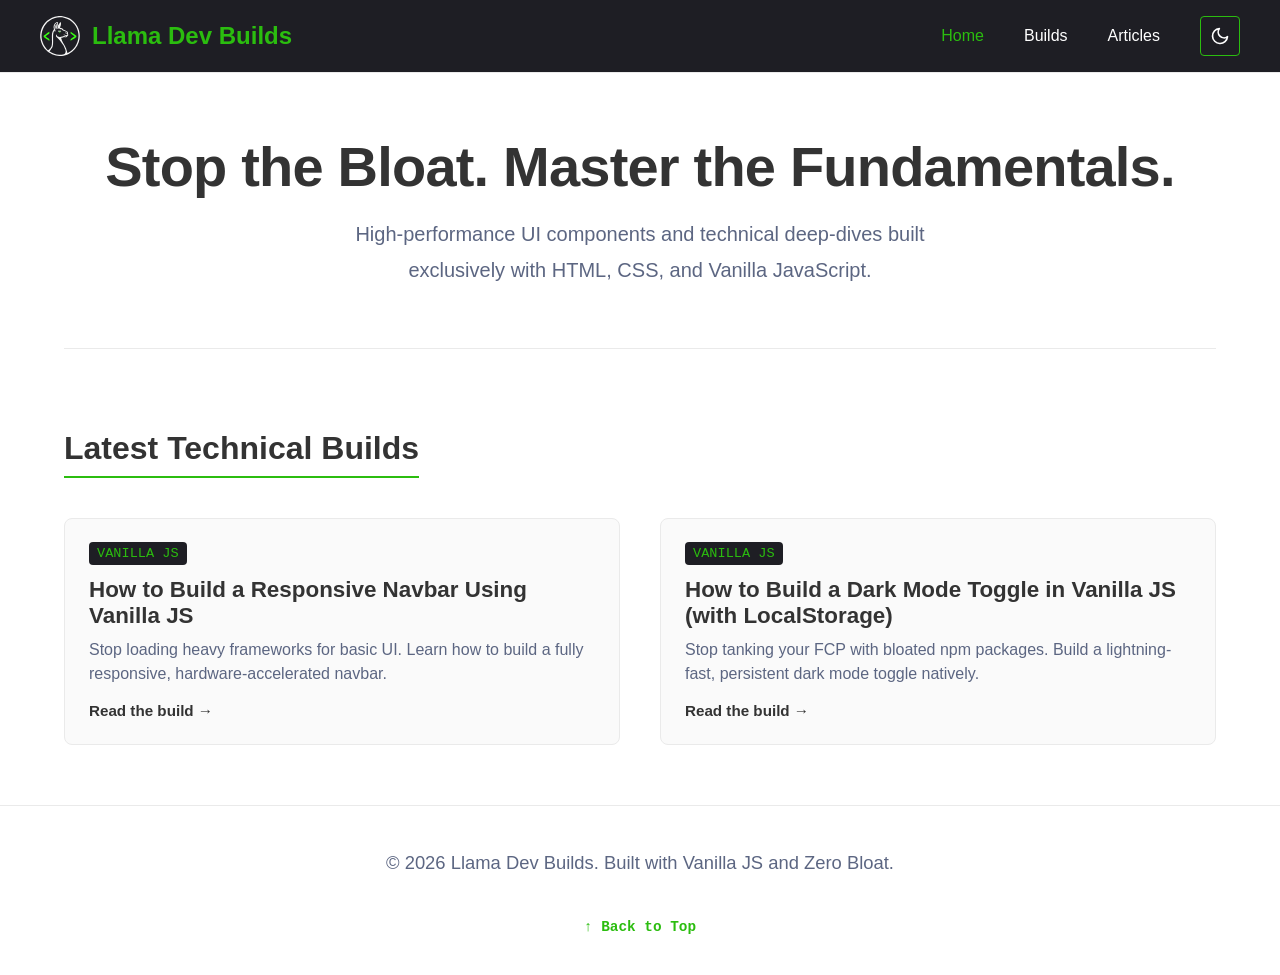
<file: index.html>
<!doctype html>
<html lang="en">
  <head>
    <meta charset="UTF-8" />
    <meta name="viewport" content="width=device-width, initial-scale=1.0" />

    <!-- 1. Primary SEO -->
    <title>High-Performance Vanilla JS & CSS | Llama Dev Builds</title>
    <meta
      name="description"
      content="High-performance UI components and technical web development deep-dives built exclusively with HTML, CSS, and Vanilla JavaScript."
    />

    <!-- 2. Preload Critical Assets -->
    <link rel="preload" href="/css/style.css" as="style" />
    <link rel="stylesheet" href="/css/style.css" />
    <link rel="icon" type="image/png" href="/favicon.png" />

    <!-- 3. Open Graph Matrix for the Hub -->
    <meta
      property="og:title"
      content="Llama Dev Builds | Zero-Bloat Web Development"
    />
    <meta
      property="og:description"
      content="High-performance UI components and technical web development deep-dives."
    />
    <!-- Update this image URL to a general brand image when ready -->
    <meta
      property="og:image"
      content="https://llamadevbuilds.com/assets/llama-og-image.jpg"
    />
    <meta property="og:url" content="https://llamadevbuilds.com/" />
    <meta property="og:type" content="website" />

    <!-- 4. FOUC Prevention Script (Must execute before DOM paints) -->
    <script>
      const prefersDark = window.matchMedia(
        "(prefers-color-scheme: dark)",
      ).matches;
      const currentTheme = localStorage.getItem("theme");
      if (currentTheme === "dark" || (!currentTheme && prefersDark)) {
        document.documentElement.classList.add("dark-mode");
      }
    </script>

    <!-- 5. GA4 Tag -->
    <script
      async
      src="https://www.googletagmanager.com/gtag/js?id=G-XXXXXXXXXX"
    ></script>
    <script>
      window.dataLayer = window.dataLayer || [];
      function gtag() {
        dataLayer.push(arguments);
      }
      gtag("js", new Date());
      gtag("config", "G-DW56FEVZRB");
    </script>

    <!-- 6. JSON-LD Hub Schema -->
    <script type="application/ld+json">
      {
        "@context": "https://schema.org",
        "@graph": [
          {
            "@type": "Organization",
            "@id": "https://llamadevbuilds.com/#organization",
            "name": "Llama Dev Builds",
            "url": "https://llamadevbuilds.com",
            "logo": {
              "@type": "ImageObject",
              "url": "https://llamadevbuilds.com/assets/llama-logo.png"
            }
          },
          {
            "@type": "WebSite",
            "@id": "https://llamadevbuilds.com/#website",
            "url": "https://llamadevbuilds.com",
            "name": "Llama Dev Builds",
            "publisher": { "@id": "https://llamadevbuilds.com/#organization" }
          }
        ]
      }
    </script>
  </head>

  <body id="top">
    <!-- STICKY NAVBAR -->
    <header class="llama-header navbar">
      <nav class="llama-nav">
        <a href="/" class="logo">
          <img
            src="/assets/llama-logo.svg"
            alt="Llama Dev Builds Logo"
            width="40"
            height="40"
          />
          <span>Llama Dev Builds</span>
        </a>

        <!-- Group the links and toggle button together -->
        <div class="nav-actions">
          <ul class="nav-links">
            <li>
              <a href="/index.html" style="color: var(--accent-green)">Home</a>
            </li>
            <li><a href="/builds.html">Builds</a></li>
            <li><a href="/articles.html">Articles</a></li>
          </ul>

          <button
            id="theme-toggle"
            aria-label="Toggle Dark Mode"
            class="theme-btn"
          >
            <!-- SUN ICON (Hidden in Dark Mode) -->
            <svg
              class="sun-icon"
              xmlns="http://www.w3.org/2000/svg"
              width="20"
              height="20"
              viewBox="0 0 24 24"
              fill="none"
              stroke="currentColor"
              stroke-width="2"
              stroke-linecap="round"
              stroke-linejoin="round"
            >
              <circle cx="12" cy="12" r="5"></circle>
              <line x1="12" y1="1" x2="12" y2="3"></line>
              <line x1="12" y1="21" x2="12" y2="23"></line>
              <line x1="4.22" y1="4.22" x2="5.64" y2="5.64"></line>
              <line x1="18.36" y1="18.36" x2="19.78" y2="19.78"></line>
              <line x1="1" y1="12" x2="3" y2="12"></line>
              <line x1="21" y1="12" x2="23" y2="12"></line>
              <line x1="4.22" y1="19.78" x2="5.64" y2="18.36"></line>
              <line x1="18.36" y1="5.64" x2="19.78" y2="4.22"></line>
            </svg>

            <!-- MOON ICON (Hidden in Light Mode) -->
            <svg
              class="moon-icon"
              xmlns="http://www.w3.org/2000/svg"
              width="20"
              height="20"
              viewBox="0 0 24 24"
              fill="none"
              stroke="currentColor"
              stroke-width="2"
              stroke-linecap="round"
              stroke-linejoin="round"
            >
              <path d="M21 12.79A9 9 0 1 1 11.21 3 7 7 0 0 0 21 12.79z"></path>
            </svg>
          </button>
        </div>

        <button class="hamburger" aria-label="Toggle navigation">
          <span class="line"></span>
          <span class="line"></span>
          <span class="line"></span>
        </button>
      </nav>
    </header>

    <main class="hub-container">
      <!-- HERO SECTION -->
      <section class="hero">
        <h1>Stop the Bloat. Master the Fundamentals.</h1>
        <p>
          High-performance UI components and technical deep-dives built
          exclusively with HTML, CSS, and Vanilla JavaScript.
        </p>
      </section>

      <!-- RECENT ARTICLES GRID -->
      <section class="article-feed">
        <h2>Latest Technical Builds</h2>

        <div class="grid-layout">
          <!-- Article Card 1 -->
          <a href="/responsive-navbar-vanilla-js.html" class="article-card">
            <div class="card-content">
              <span class="category-tag">Vanilla JS</span>
              <h3>How to Build a Responsive Navbar Using Vanilla JS</h3>
              <p>
                Stop loading heavy frameworks for basic UI. Learn how to build a
                fully responsive, hardware-accelerated navbar.
              </p>
              <span class="read-more">Read the build &rarr;</span>
            </div>
          </a>

          <!-- Article Card 2 -->
          <a
            href="/vanilla-js-dark-mode-toggle-localstorage.html"
            class="article-card"
          >
            <div class="card-content">
              <span class="category-tag">Vanilla JS</span>
              <h3>
                How to Build a Dark Mode Toggle in Vanilla JS (with
                LocalStorage)
              </h3>
              <p>
                Stop tanking your FCP with bloated npm packages. Build a
                lightning-fast, persistent dark mode toggle natively.
              </p>
              <span class="read-more">Read the build &rarr;</span>
            </div>
          </a>
        </div>
      </section>
    </main>

    <!-- FOOTER -->
    <footer>
      <div class="footer-content">
        <p>
          &copy; 2026 Llama Dev Builds. Built with Vanilla JS and Zero Bloat.
        </p>
        <a href="#top" class="scroll-to-top" aria-label="Scroll back to top"
          >&uarr; Back to Top</a
        >
      </div>
    </footer>

    <!-- DARK MODE & UI LOGIC -->
    <script>
      // Theme Toggle Logic
      const themeToggleBtn = document.querySelector("#theme-toggle");
      themeToggleBtn.addEventListener("click", () => {
        document.documentElement.classList.toggle("dark-mode");
        const theme = document.documentElement.classList.contains("dark-mode")
          ? "dark"
          : "light";
        localStorage.setItem("theme", theme);
      });

      // Mobile Hamburger Logic (Placeholder for your existing logic)
      const hamburger = document.querySelector(".hamburger");
      const navLinks = document.querySelector(".nav-links");
      if (hamburger) {
        hamburger.addEventListener("click", () => {
          navLinks.classList.toggle("active");
        });
      }
    </script>
  </body>
</html>
</file>
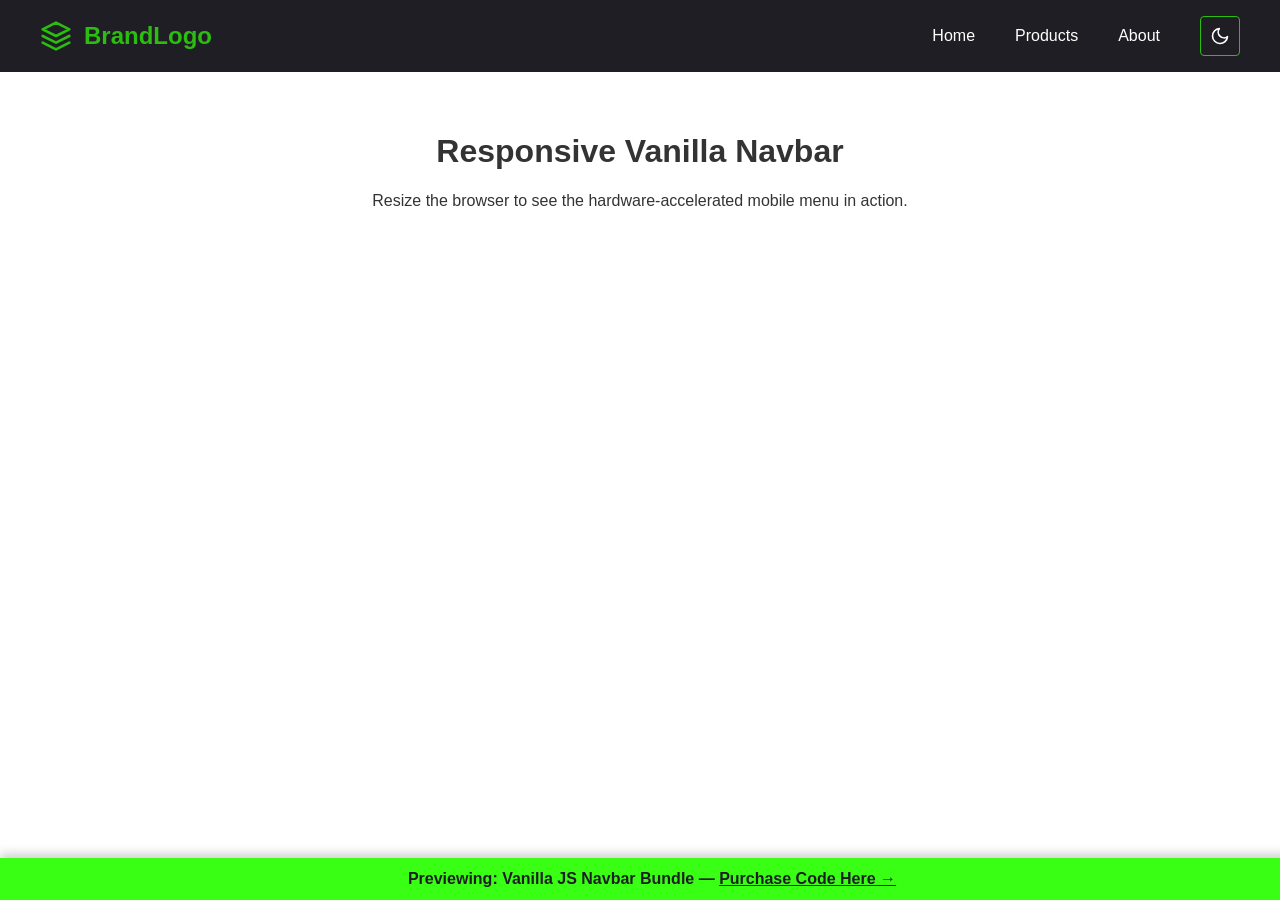
<file: previews/vanilla-navbar/index.html>
<!doctype html>
<html lang="en">
  <head>
    <meta charset="UTF-8" />
    <meta name="viewport" content="width=device-width, initial-scale=1.0" />
    <title>Vanilla JS Responsive Navbar | Llama Dev Builds</title>
    <link rel="stylesheet" href="css/style.css" />
  </head>
  <body>
    <!-- ==========================================
       START NAVBAR COMPONENT
       Copy this <header> into your project
       ========================================== -->
    <header class="llama-header navbar">
      <nav class="llama-nav">
        <a href="#" class="logo">
          <svg
            xmlns="http://www.w3.org/2000/svg"
            width="32"
            height="32"
            viewBox="0 0 24 24"
            fill="none"
            stroke="currentColor"
            stroke-width="2"
            stroke-linecap="round"
            stroke-linejoin="round"
          >
            <path d="M12 2L2 7l10 5 10-5-10-5zM2 17l10 5 10-5M2 12l10 5 10-5" />
          </svg>
          <span>BrandLogo</span>
        </a>

        <div class="nav-actions">
          <ul class="nav-links">
            <li><a href="#">Home</a></li>
            <li><a href="#">Products</a></li>
            <li><a href="#">About</a></li>
          </ul>

          <!-- Dark Mode Toggle (Using Inline SVGs for Zero HTTP Requests) -->
          <button
            id="theme-toggle"
            aria-label="Toggle Dark Mode"
            class="theme-btn"
          >
            <svg
              class="sun-icon"
              xmlns="http://www.w3.org/2000/svg"
              width="20"
              height="20"
              viewBox="0 0 24 24"
              fill="none"
              stroke="currentColor"
              stroke-width="2"
              stroke-linecap="round"
              stroke-linejoin="round"
            >
              <circle cx="12" cy="12" r="5"></circle>
              <line x1="12" y1="1" x2="12" y2="3"></line>
              <line x1="12" y1="21" x2="12" y2="23"></line>
              <line x1="4.22" y1="4.22" x2="5.64" y2="5.64"></line>
              <line x1="18.36" y1="18.36" x2="19.78" y2="19.78"></line>
              <line x1="1" y1="12" x2="3" y2="12"></line>
              <line x1="21" y1="12" x2="23" y2="12"></line>
              <line x1="4.22" y1="19.78" x2="5.64" y2="18.36"></line>
              <line x1="18.36" y1="5.64" x2="19.78" y2="4.22"></line>
            </svg>
            <svg
              class="moon-icon"
              xmlns="http://www.w3.org/2000/svg"
              width="20"
              height="20"
              viewBox="0 0 24 24"
              fill="none"
              stroke="currentColor"
              stroke-width="2"
              stroke-linecap="round"
              stroke-linejoin="round"
            >
              <path d="M21 12.79A9 9 0 1 1 11.21 3 7 7 0 0 0 21 12.79z"></path>
            </svg>
          </button>
        </div>

        <button class="hamburger" aria-label="Toggle navigation">
          <span class="line"></span>
          <span class="line"></span>
          <span class="line"></span>
        </button>
      </nav>
    </header>
    <!-- ==========================================
       END NAVBAR COMPONENT
       ========================================== -->

    <main style="padding: 40px; text-align: center">
      <h1>Responsive Vanilla Navbar</h1>
      <p>
        Resize the browser to see the hardware-accelerated mobile menu in
        action.
      </p>
    </main>

    <!-- Component Logic -->
    <script>
      // 1. Mobile Hamburger Logic
      const hamburger = document.querySelector(".hamburger");
      const navLinks = document.querySelector(".nav-links");

      hamburger.addEventListener("click", () => {
        navLinks.classList.toggle("nav-active");
        hamburger.classList.toggle("is-active");
      });

      // 2. Dark Mode Toggle Logic
      const themeToggleBtn = document.querySelector("#theme-toggle");
      themeToggleBtn.addEventListener("click", () => {
        document.documentElement.classList.toggle("dark-mode");
      });
    </script>
    <div
      style="
        background: #39ff14;
        color: #1e1e24;
        padding: 12px;
        text-align: center;
        font-weight: bold;
        position: fixed;
        bottom: 0;
        width: 100%;
        z-index: 9999;
        box-shadow: 0 -4px 10px rgba(0, 0, 0, 0.2);
      "
    >
      Previewing: Vanilla JS Navbar Bundle &mdash;
      <a
        href="https://llamadev0.gumroad.com/l/vanilla-js-navbar-bundle?wanted=true"
        style="color: #1e1e24; text-decoration: underline"
        >Purchase Code Here &rarr;</a
      >
    </div>
  </body>
</html>
</file>
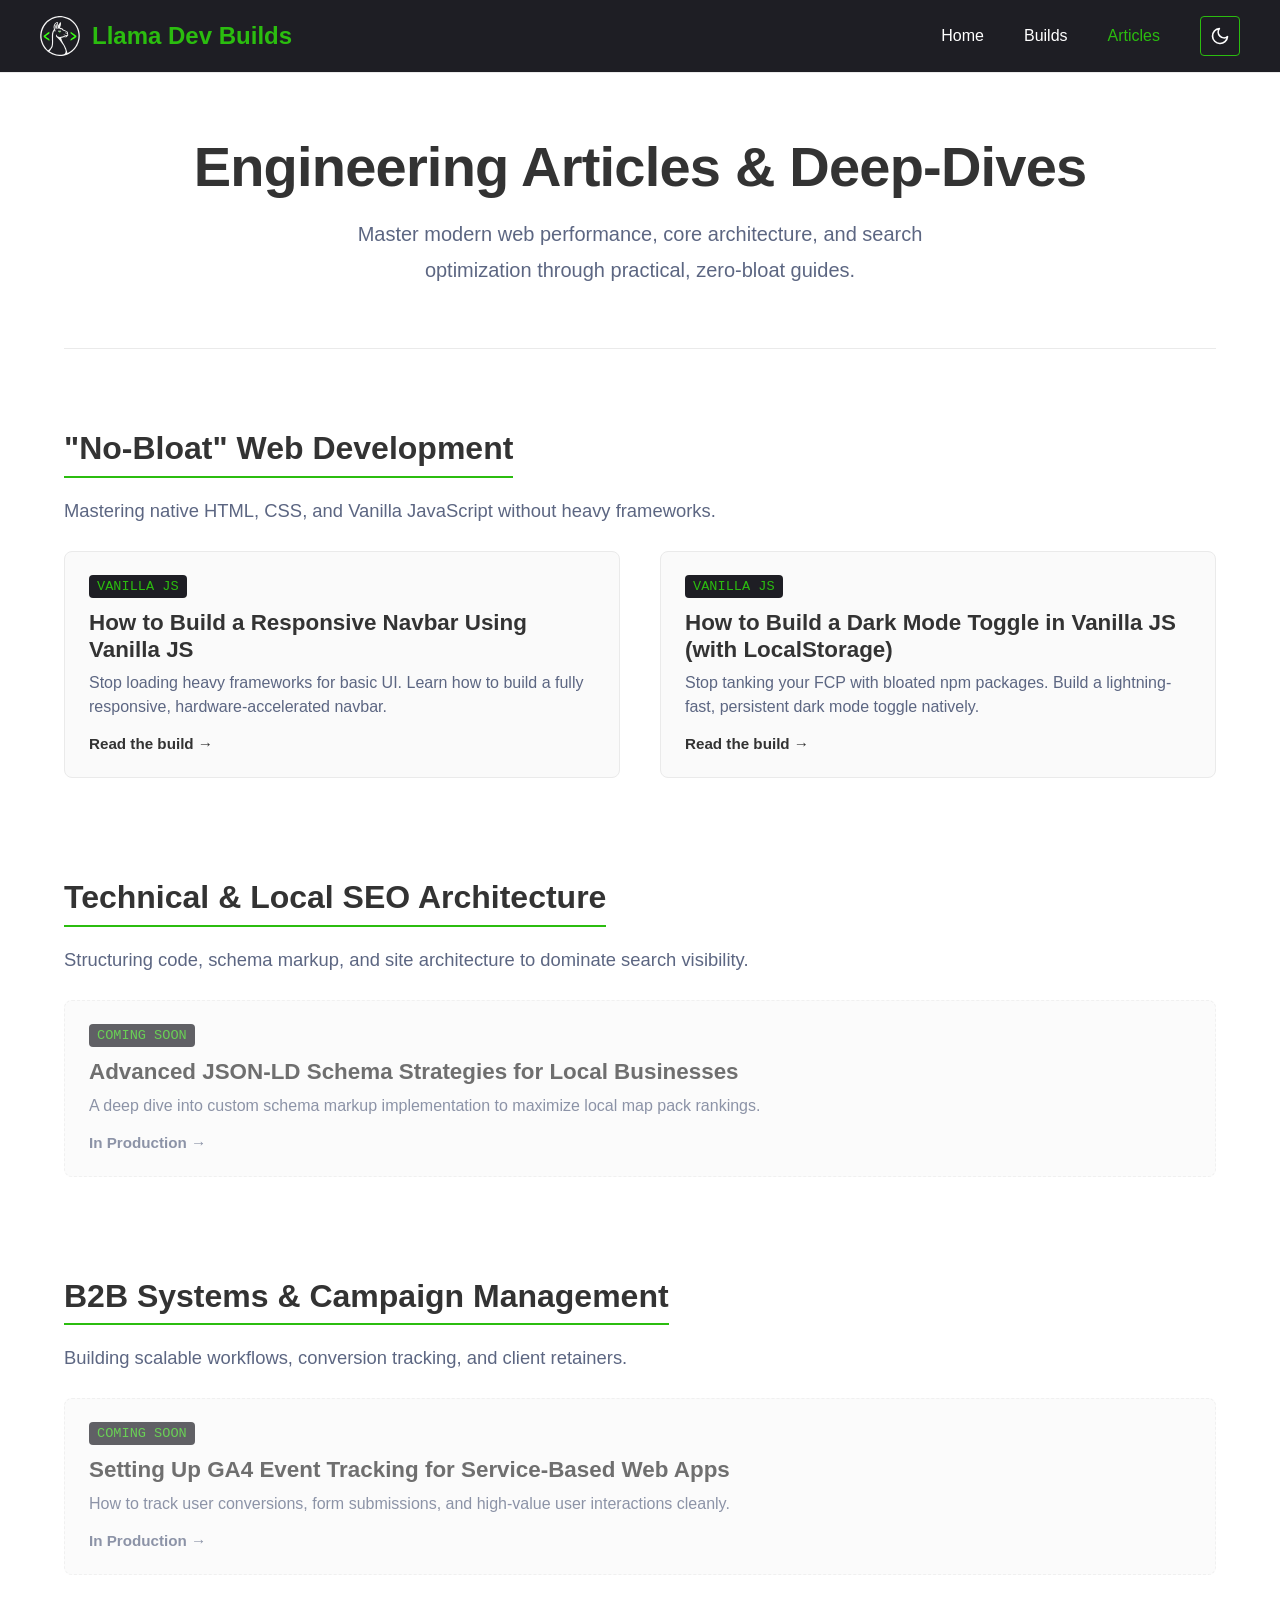
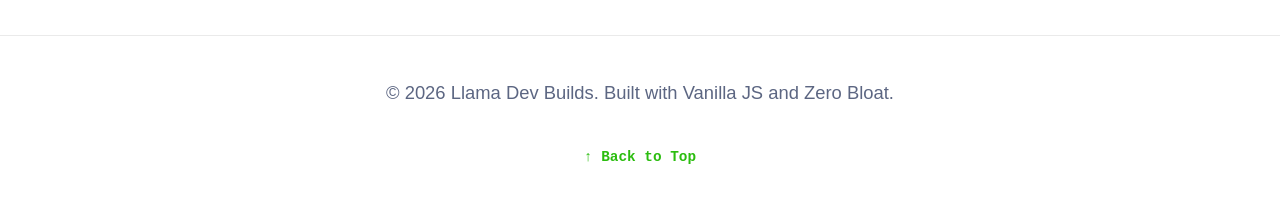
<file: articles.html>
<!doctype html>
<html lang="en">
  <head>
    <meta charset="UTF-8" />
    <meta name="viewport" content="width=device-width, initial-scale=1.0" />

    <!-- Primary SEO -->
    <title>Technical Articles & Guides | Llama Dev Builds</title>
    <meta
      name="description"
      content="In-depth technical tutorials on zero-bloat web development, technical SEO architecture, and high-performance frontend systems."
    />

    <!-- Preload Critical Assets -->
    <link rel="preload" href="/css/style.css" as="style" />
    <link rel="stylesheet" href="/css/style.css" />
    <link rel="icon" type="image/png" href="/favicon.png" />

    <!-- Open Graph Matrix -->
    <meta
      property="og:title"
      content="Technical Articles & Guides | Llama Dev Builds"
    />
    <meta
      property="og:description"
      content="In-depth technical tutorials on zero-bloat web development and technical SEO."
    />
    <meta
      property="og:image"
      content="https://llamadevbuilds.com/assets/og-articles-hub.jpg"
    />
    <meta
      property="og:url"
      content="https://llamadevbuilds.com/articles.html"
    />
    <meta property="og:type" content="website" />

    <!-- FOUC Prevention Script -->
    <script>
      const prefersDark = window.matchMedia(
        "(prefers-color-scheme: dark)",
      ).matches;
      const currentTheme = localStorage.getItem("theme");
      if (currentTheme === "dark" || (!currentTheme && prefersDark)) {
        document.documentElement.classList.add("dark-mode");
      }
    </script>

    <!-- 5. GA4 Tag -->
    <script
      async
      src="https://www.googletagmanager.com/gtag/js?id=G-XXXXXXXXXX"
    ></script>
    <script>
      window.dataLayer = window.dataLayer || [];
      function gtag() {
        dataLayer.push(arguments);
      }
      gtag("js", new Date());
      gtag("config", "G-DW56FEVZRB");
    </script>

    <!-- CollectionPage Schema -->
    <script type="application/ld+json">
      {
        "@context": "https://schema.org",
        "@type": "CollectionPage",
        "name": "Llama Dev Builds Articles Hub",
        "description": "Structured technical guides categorized by zero-bloat web development, technical SEO, and B2B systems.",
        "url": "https://llamadevbuilds.com/articles.html",
        "publisher": {
          "@type": "Organization",
          "name": "Llama Dev Builds",
          "logo": {
            "@type": "ImageObject",
            "url": "https://llamadevbuilds.com/favicon.png"
          }
        }
      }
    </script>
  </head>

  <body id="top">
    <!-- STICKY NAVBAR -->
    <header class="llama-header navbar">
      <nav class="llama-nav">
        <a href="/" class="logo">
          <img
            src="/assets/llama-logo.svg"
            alt="Llama Dev Builds Logo"
            width="40"
            height="40"
          />
          <span>Llama Dev Builds</span>
        </a>

        <div class="nav-actions">
          <ul class="nav-links">
            <li><a href="/index.html">Home</a></li>
            <li><a href="/builds.html">Builds</a></li>
            <li>
              <a href="/articles.html" style="color: var(--accent-green)"
                >Articles</a
              >
            </li>
          </ul>

          <!-- SVG Toggle Button -->
          <button
            id="theme-toggle"
            aria-label="Toggle Dark Mode"
            class="theme-btn"
          >
            <svg
              class="sun-icon"
              xmlns="http://www.w3.org/2000/svg"
              width="20"
              height="20"
              viewBox="0 0 24 24"
              fill="none"
              stroke="currentColor"
              stroke-width="2"
              stroke-linecap="round"
              stroke-linejoin="round"
            >
              <circle cx="12" cy="12" r="5"></circle>
              <line x1="12" y1="1" x2="12" y2="3"></line>
              <line x1="12" y1="21" x2="12" y2="23"></line>
              <line x1="4.22" y1="4.22" x2="5.64" y2="5.64"></line>
              <line x1="18.36" y1="18.36" x2="19.78" y2="19.78"></line>
              <line x1="1" y1="12" x2="3" y2="12"></line>
              <line x1="21" y1="12" x2="23" y2="12"></line>
              <line x1="4.22" y1="19.78" x2="5.64" y2="18.36"></line>
              <line x1="18.36" y1="5.64" x2="19.78" y2="4.22"></line>
            </svg>
            <svg
              class="moon-icon"
              xmlns="http://www.w3.org/2000/svg"
              width="20"
              height="20"
              viewBox="0 0 24 24"
              fill="none"
              stroke="currentColor"
              stroke-width="2"
              stroke-linecap="round"
              stroke-linejoin="round"
            >
              <path d="M21 12.79A9 9 0 1 1 11.21 3 7 7 0 0 0 21 12.79z"></path>
            </svg>
          </button>
        </div>

        <button class="hamburger" aria-label="Toggle navigation">
          <span class="line"></span>
          <span class="line"></span>
          <span class="line"></span>
        </button>
      </nav>
    </header>

    <main class="hub-container">
      <!-- HERO -->
      <section class="hero">
        <h1>Engineering Articles & Deep-Dives</h1>
        <p>
          Master modern web performance, core architecture, and search
          optimization through practical, zero-bloat guides.
        </p>
      </section>

      <!-- SILO 1: NO-BLOAT WEB DEVELOPMENT -->
      <section class="article-feed" style="margin-bottom: var(--space-xxl)">
        <h2>"No-Bloat" Web Development</h2>
        <p style="color: var(--text-meta); margin-bottom: var(--space-lg)">
          Mastering native HTML, CSS, and Vanilla JavaScript without heavy
          frameworks.
        </p>

        <div class="grid-layout" style="margin-top: 0">
          <a href="/responsive-navbar-vanilla-js.html" class="article-card">
            <div class="card-content">
              <span class="category-tag">Vanilla JS</span>
              <h3>How to Build a Responsive Navbar Using Vanilla JS</h3>
              <p>
                Stop loading heavy frameworks for basic UI. Learn how to build a
                fully responsive, hardware-accelerated navbar.
              </p>
              <span class="read-more">Read the build &rarr;</span>
            </div>
          </a>

          <a
            href="/vanilla-js-dark-mode-toggle-localstorage.html"
            class="article-card"
          >
            <div class="card-content">
              <span class="category-tag">Vanilla JS</span>
              <h3>
                How to Build a Dark Mode Toggle in Vanilla JS (with
                LocalStorage)
              </h3>
              <p>
                Stop tanking your FCP with bloated npm packages. Build a
                lightning-fast, persistent dark mode toggle natively.
              </p>
              <span class="read-more">Read the build &rarr;</span>
            </div>
          </a>
        </div>
      </section>

      <!-- SILO 2: TECHNICAL & LOCAL SEO ARCHITECTURE -->
      <section class="article-feed" style="margin-bottom: var(--space-xxl)">
        <h2>Technical & Local SEO Architecture</h2>
        <p style="color: var(--text-meta); margin-bottom: var(--space-lg)">
          Structuring code, schema markup, and site architecture to dominate
          search visibility.
        </p>

        <div class="grid-layout" style="margin-top: 0">
          <div class="article-card" style="opacity: 0.7; border-style: dashed">
            <div class="card-content">
              <span class="category-tag">Coming Soon</span>
              <h3>Advanced JSON-LD Schema Strategies for Local Businesses</h3>
              <p>
                A deep dive into custom schema markup implementation to maximize
                local map pack rankings.
              </p>
              <span class="read-more" style="color: var(--text-meta)"
                >In Production &rarr;</span
              >
            </div>
          </div>
        </div>
      </section>

      <!-- SILO 3: B2B SYSTEMS & CAMPAIGN MANAGEMENT -->
      <section class="article-feed" style="margin-bottom: var(--space-xxl)">
        <h2>B2B Systems & Campaign Management</h2>
        <p style="color: var(--text-meta); margin-bottom: var(--space-lg)">
          Building scalable workflows, conversion tracking, and client
          retainers.
        </p>

        <div class="grid-layout" style="margin-top: 0">
          <div class="article-card" style="opacity: 0.7; border-style: dashed">
            <div class="card-content">
              <span class="category-tag">Coming Soon</span>
              <h3>Setting Up GA4 Event Tracking for Service-Based Web Apps</h3>
              <p>
                How to track user conversions, form submissions, and high-value
                user interactions cleanly.
              </p>
              <span class="read-more" style="color: var(--text-meta)"
                >In Production &rarr;</span
              >
            </div>
          </div>
        </div>
      </section>
    </main>

    <!-- FOOTER -->
    <footer>
      <div class="footer-content">
        <p>
          &copy; 2026 Llama Dev Builds. Built with Vanilla JS and Zero Bloat.
        </p>
        <a href="#top" class="scroll-to-top" aria-label="Scroll back to top"
          >&uarr; Back to Top</a
        >
      </div>
    </footer>

    <!-- DARK MODE & UI LOGIC -->
    <script>
      const themeToggleBtn = document.querySelector("#theme-toggle");
      if (themeToggleBtn) {
        themeToggleBtn.addEventListener("click", () => {
          document.documentElement.classList.toggle("dark-mode");
          const theme = document.documentElement.classList.contains("dark-mode")
            ? "dark"
            : "light";
          localStorage.setItem("theme", theme);
        });
      }
    </script>
  </body>
</html>
</file>
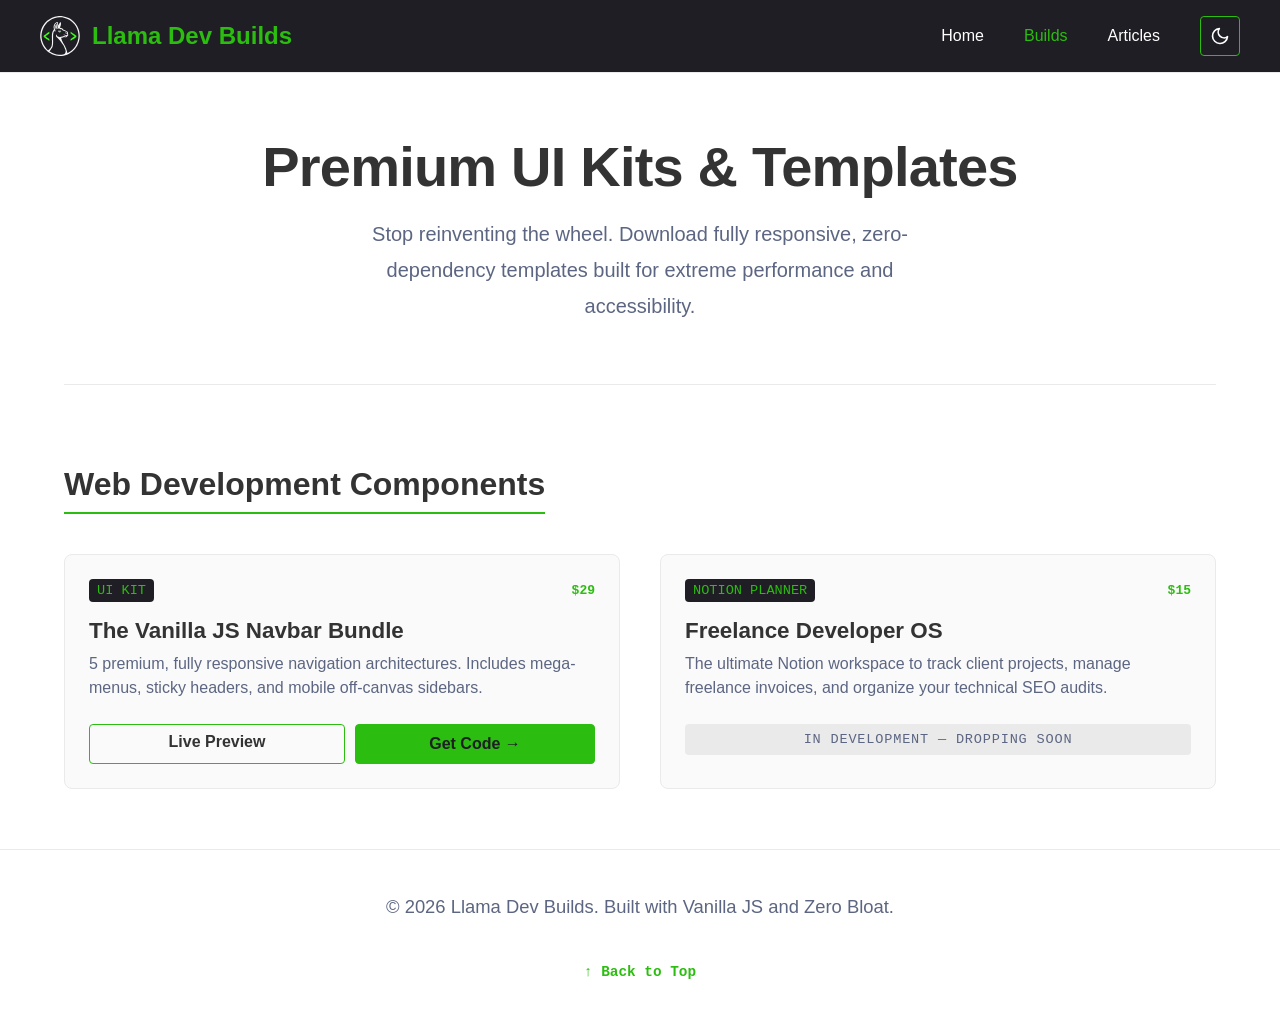
<file: builds.html>
<!doctype html>
<html lang="en">
  <head>
    <meta charset="UTF-8" />
    <meta name="viewport" content="width=device-width, initial-scale=1.0" />

    <!-- Primary SEO -->
    <title>Premium Vanilla JS UI Kits & Templates | Llama Dev Builds</title>
    <meta
      name="description"
      content="Accelerate your workflow with premium, zero-bloat UI kits, Vanilla JS components, and digital productivity templates."
    />

    <!-- Preload Critical Assets -->
    <link rel="preload" href="/css/style.css" as="style" />
    <link rel="stylesheet" href="/css/style.css" />
    <link rel="icon" type="image/png" href="/favicon.png" />

    <!-- Open Graph Matrix -->
    <meta
      property="og:title"
      content="Premium Vanilla JS UI Kits & Templates"
    />
    <meta
      property="og:description"
      content="Zero-bloat UI kits and digital products for modern developers."
    />
    <meta
      property="og:image"
      content="https://llamadevbuilds.com/assets/og-builds-hub.jpg"
    />
    <meta property="og:url" content="https://llamadevbuilds.com/builds.html" />
    <meta property="og:type" content="website" />

    <!-- FOUC Prevention Script -->
    <script>
      const prefersDark = window.matchMedia(
        "(prefers-color-scheme: dark)",
      ).matches;
      const currentTheme = localStorage.getItem("theme");
      if (currentTheme === "dark" || (!currentTheme && prefersDark)) {
        document.documentElement.classList.add("dark-mode");
      }
    </script>

    <!-- 5. GA4 Tag -->
    <script
      async
      src="https://www.googletagmanager.com/gtag/js?id=G-XXXXXXXXXX"
    ></script>
    <script>
      window.dataLayer = window.dataLayer || [];
      function gtag() {
        dataLayer.push(arguments);
      }
      gtag("js", new Date());
      gtag("config", "G-DW56FEVZRB");
    </script>

    <!-- CollectionPage Schema -->
    <script type="application/ld+json">
      {
        "@context": "https://schema.org",
        "@type": "CollectionPage",
        "name": "Llama Dev Builds Template Hub",
        "description": "A collection of premium, zero-bloat web development templates and digital productivity assets.",
        "url": "https://llamadevbuilds.com/builds.html",
        "publisher": {
          "@type": "Organization",
          "name": "Llama Dev Builds",
          "logo": {
            "@type": "ImageObject",
            "url": "https://llamadevbuilds.com/favicon.png"
          }
        }
      }
    </script>
  </head>

  <body id="top">
    <!-- STICKY NAVBAR -->
    <header class="llama-header navbar">
      <nav class="llama-nav">
        <a href="/" class="logo">
          <img
            src="/assets/llama-logo.svg"
            alt="Llama Dev Builds Logo"
            width="40"
            height="40"
          />
          <span>Llama Dev Builds</span>
        </a>

        <div class="nav-actions">
          <ul class="nav-links">
            <li><a href="/index.html">Home</a></li>
            <li>
              <a href="/builds.html" style="color: var(--accent-green)"
                >Builds</a
              >
            </li>
            <li><a href="/articles.html">Articles</a></li>
          </ul>

          <!-- SVG Toggle Button -->
          <button
            id="theme-toggle"
            aria-label="Toggle Dark Mode"
            class="theme-btn"
          >
            <svg
              class="sun-icon"
              xmlns="http://www.w3.org/2000/svg"
              width="20"
              height="20"
              viewBox="0 0 24 24"
              fill="none"
              stroke="currentColor"
              stroke-width="2"
              stroke-linecap="round"
              stroke-linejoin="round"
            >
              <circle cx="12" cy="12" r="5"></circle>
              <line x1="12" y1="1" x2="12" y2="3"></line>
              <line x1="12" y1="21" x2="12" y2="23"></line>
              <line x1="4.22" y1="4.22" x2="5.64" y2="5.64"></line>
              <line x1="18.36" y1="18.36" x2="19.78" y2="19.78"></line>
              <line x1="1" y1="12" x2="3" y2="12"></line>
              <line x1="21" y1="12" x2="23" y2="12"></line>
              <line x1="4.22" y1="19.78" x2="5.64" y2="18.36"></line>
              <line x1="18.36" y1="5.64" x2="19.78" y2="4.22"></line>
            </svg>
            <svg
              class="moon-icon"
              xmlns="http://www.w3.org/2000/svg"
              width="20"
              height="20"
              viewBox="0 0 24 24"
              fill="none"
              stroke="currentColor"
              stroke-width="2"
              stroke-linecap="round"
              stroke-linejoin="round"
            >
              <path d="M21 12.79A9 9 0 1 1 11.21 3 7 7 0 0 0 21 12.79z"></path>
            </svg>
          </button>
        </div>

        <button class="hamburger" aria-label="Toggle navigation">
          <span class="line"></span>
          <span class="line"></span>
          <span class="line"></span>
        </button>
      </nav>
    </header>

    <main class="hub-container">
      <!-- STOREFRONT HERO -->
      <section class="hero">
        <h1>Premium UI Kits & Templates</h1>
        <p>
          Stop reinventing the wheel. Download fully responsive, zero-dependency
          templates built for extreme performance and accessibility.
        </p>
      </section>

      <!-- DIGITAL PRODUCTS GRID -->
      <section class="article-feed">
        <h2>Web Development Components</h2>

        <div class="grid-layout">
          <!-- Product Card 1 -->
          <div class="article-card">
            <div class="card-content">
              <div
                style="
                  display: flex;
                  justify-content: space-between;
                  align-items: center;
                "
              >
                <span class="category-tag">UI Kit</span>
                <span
                  style="
                    color: var(--accent-green);
                    font-family: monospace;
                    font-weight: bold;
                  "
                  >$29</span
                >
              </div>
              <h3>The Vanilla JS Navbar Bundle</h3>
              <p>
                5 premium, fully responsive navigation architectures. Includes
                mega-menus, sticky headers, and mobile off-canvas sidebars.
              </p>
              <div style="margin-top: 1.5rem; display: flex; gap: 10px">
                <a
                  href="https://llamadevbuilds.com/previews/vanilla-navbar/index.html"
                  class="btn-preview"
                  style="text-align: center; flex: 1"
                  >Live Preview</a
                >
                <a
                  href="https://llamadev0.gumroad.com/l/vanilla-js-navbar-bundle?wanted=true"
                  class="theme-btn"
                  style="
                    background-color: var(--accent-green);
                    color: #1e1e24;
                    text-align: center;
                    flex: 1;
                  "
                  >Get Code &rarr;</a
                >
              </div>
            </div>
          </div>

          <!-- Product Card 2 (Future Notion Template Placeholder) -->
          <div class="article-card">
            <div class="card-content">
              <div
                style="
                  display: flex;
                  justify-content: space-between;
                  align-items: center;
                "
              >
                <span class="category-tag">Notion Planner</span>
                <span
                  style="
                    color: var(--accent-green);
                    font-family: monospace;
                    font-weight: bold;
                  "
                  >$15</span
                >
              </div>
              <h3>Freelance Developer OS</h3>
              <p>
                The ultimate Notion workspace to track client projects, manage
                freelance invoices, and organize your technical SEO audits.
              </p>
              <!-- Replace the button container on the Notion Planner card with this: -->
              <div style="margin-top: 1.5rem">
                <span
                  style="
                    display: inline-block;
                    width: 100%;
                    text-align: center;
                    padding: 8px 12px;
                    border-radius: 4px;
                    background-color: var(--border-color);
                    color: var(--text-meta);
                    font-family: monospace;
                    font-size: 0.85rem;
                    letter-spacing: 0.05rem;
                    text-transform: uppercase;
                  "
                >
                  In Development — Dropping Soon
                </span>
              </div>
            </div>
          </div>
        </div>
      </section>
    </main>

    <!-- FOOTER -->
    <footer>
      <div class="footer-content">
        <p>
          &copy; 2026 Llama Dev Builds. Built with Vanilla JS and Zero Bloat.
        </p>
        <a href="#top" class="scroll-to-top" aria-label="Scroll back to top"
          >&uarr; Back to Top</a
        >
      </div>
    </footer>

    <!-- DARK MODE & UI LOGIC -->
    <script>
      const themeToggleBtn = document.querySelector("#theme-toggle");
      if (themeToggleBtn) {
        themeToggleBtn.addEventListener("click", () => {
          document.documentElement.classList.toggle("dark-mode");
          const theme = document.documentElement.classList.contains("dark-mode")
            ? "dark"
            : "light";
          localStorage.setItem("theme", theme);
        });
      }
    </script>
  </body>
</html>
</file>
<file: css/style.css>
/* =========================================
   1. ROOT VARIABLES (THE BRAND SYSTEM)
   ========================================= */
:root {
  /* Dynamic Backgrounds (Light Mode Default) */
  --bg-color: #ffffff;
  --bg-secondary: #fafafa;

  /* Typography Colors */
  --text-main: #333333;
  --text-meta: #5c6682;
  --code-pink: #d63384;

  /* Accents & Borders */
  --accent-green: #2bbd0f; /* Darker for WCAG contrast on white */
  --border-color: #eaeaea;

  /* Navbar (Stays dark in light mode to pop the Llama logo) */
  --navbar-bg: #1e1e24;
  --navbar-text: #ffffff;

  /* Global Spacing Scale */
  --space-sm: 8px;
  --space-md: 16px;
  --space-lg: 24px;
  --space-xl: 40px;
  --space-xxl: 60px;
}

/* =========================================
   2. DARK MODE OVERRIDES
   ========================================= */
html.dark-mode {
  /* Deep dark backgrounds */
  --bg-color: #121215;
  --bg-secondary: #1e1e24; /* Brand Charcoal for cards/code blocks */

  /* Typography swaps */
  --text-main: #f4f4f4;
  --text-meta: #a1a1aa;

  /* Accents & Borders */
  --accent-green: #39ff14; /* True Hacker Green for dark mode */
  --border-color: #333333;

  /* Navbar shifts slightly darker to separate from page */
  --navbar-bg: #0a0a0c;
  --navbar-text: #f4f4f4;
}

/* Default Light Mode: Show Moon (to switch TO dark), Hide Sun */
.sun-icon {
  display: none;
}
.moon-icon {
  display: block;
}

/* Dark Mode: Show Sun (to switch TO light), Hide Moon */
html.dark-mode .sun-icon {
  display: block;
}
html.dark-mode .moon-icon {
  display: none;
}

/* =========================================
   3. GLOBAL RESET & BOX SIZING
   ========================================= */
*,
*::before,
*::after {
  margin: 0;
  padding: 0;
  box-sizing: border-box;
}

html {
  scroll-behavior: smooth; /* Native smooth scrolling */
}

img,
picture,
svg {
  display: block;
  max-width: 100%;
}

button,
input,
textarea,
select {
  font: inherit;
}

a {
  text-decoration: none;
  color: inherit;
}

/* =========================================
   4. GLOBAL TYPOGRAPHY & TRANSITIONS
   ========================================= */
body {
  font-family:
    -apple-system, BlinkMacSystemFont, "Segoe UI", Roboto, Helvetica, Arial,
    sans-serif;
  background-color: var(--bg-color);
  color: var(--text-main);
  -webkit-font-smoothing: antialiased;
  -moz-osx-font-smoothing: grayscale;

  /* The buttery-smooth color crossfade */
  transition:
    background-color 0.3s ease,
    color 0.3s ease;
}

h1,
h2,
h3,
h4 {
  color: var(--text-main);
  line-height: 1.2;
  margin-top: var(--space-xl);
  margin-bottom: var(--space-md);
}

h1 {
  font-size: 2.8rem;
  font-weight: 800;
  letter-spacing: -0.05rem;
  margin-top: 0;
}

h2 {
  font-size: 2rem;
  font-weight: 700;
  border-bottom: 2px solid var(--accent-green);
  padding-bottom: var(--space-sm);
  display: inline-block;
}

h3 {
  font-size: 1.5rem;
  font-weight: 600;
}

p {
  font-size: 1.15rem;
  line-height: 1.8;
  margin-bottom: var(--space-lg);
}

/* Article Metadata */
.article-meta {
  color: var(--text-meta);
  font-size: 0.9rem;
  margin-top: 10px;
  margin-bottom: 2rem;
  font-family: "Courier New", Courier, monospace;
  text-transform: uppercase;
  letter-spacing: 0.05rem;
}

.meta-divider {
  margin: 0 10px;
}

/* =========================================
   5. STRUCTURAL LAYOUT
   ========================================= */
.article-container {
  max-width: 800px;
  margin: var(--space-xxl) auto;
  padding: 0 var(--space-lg);
}

.hub-container {
  max-width: 1200px;
  margin: 0 auto;
  padding: 0 var(--space-lg);
}

/* =========================================
   6. NAVIGATION & HEADER
   ========================================= */
.llama-header {
  background-color: var(--navbar-bg);
  padding: var(--space-md) var(--space-lg);
  position: sticky;
  top: 0;
  z-index: 100;
  border-bottom: 1px solid var(--border-color);
  transition: background-color 0.3s ease;
}

.llama-nav {
  display: flex;
  justify-content: space-between;
  align-items: center;
  max-width: 1200px;
  margin: 0 auto;
}

.logo {
  display: flex;
  align-items: center;
  gap: 12px;
  color: var(--accent-green);
  font-size: 1.5rem;
  font-weight: bold;
}

.nav-links {
  display: flex;
  list-style: none;
  gap: var(--space-xl);
  align-items: center;
}

.nav-links a {
  color: var(--navbar-text);
  font-weight: 500;
  transition: color 0.2s ease;
}

.nav-links a:hover {
  color: var(--accent-green);
}

/* Flex the new wrapper on desktop */
.nav-actions {
  display: flex;
  align-items: center;
  gap: var(--space-xl);
}

/* Ensure the nav-actions don't break the mobile menu styling */
@media (max-width: 768px) {
  .nav-actions {
    gap: var(--space-md); /* Tighter spacing for mobile */
  }
}

/* Theme Toggle Button */
.theme-btn {
  background: transparent;
  color: var(--navbar-text);
  border: 1px solid var(--accent-green);
  border-radius: 4px;
  cursor: pointer;
  transition: all 0.2s ease;
  font-weight: bold;
  display: flex;
  align-items: center;
  justify-content: center;
  width: 40px;
  height: 40px;
  padding: 8px;
}

.theme-btn:hover {
  background-color: var(--accent-green);
  color: #1e1e24;
}

/* Card Preview Action Button */
.btn-preview {
  background: transparent;
  color: var(--text-main);
  border: 1px solid var(--accent-green);
  border-radius: 4px;
  padding: 8px 16px;
  font-weight: bold;
  text-align: center;
  transition: all 0.2s ease;
  display: inline-block;
  flex: 1;
}

.btn-preview:hover {
  background-color: var(--accent-green);
  color: #1e1e24;
}

/* Mobile Hamburger Trigger */
.hamburger {
  display: none;
  cursor: pointer;
  background: transparent;
  border: none;
  gap: 5px;
  flex-direction: column;
}

.hamburger .line {
  width: 25px;
  height: 3px;
  background-color: var(--navbar-text);
  border-radius: 2px;
  transition: all 0.3s ease;
}

@media (max-width: 768px) {
  .hamburger {
    display: flex;
    position: relative;
    z-index: 101;
  }

  .nav-links {
    position: fixed;
    top: 0;
    right: 0;
    height: 100vh;
    width: 60%;
    background-color: var(--navbar-bg);
    display: flex;
    flex-direction: column;
    align-items: center;
    justify-content: flex-start;
    padding-top: 100px;
    transform: translateX(100%);
    transition: transform 0.3s ease-in;
    z-index: 100;
    box-shadow: -5px 0 15px rgba(0, 0, 0, 0.2);
  }

  .nav-links.nav-active {
    transform: translateX(0%);
  }
}

/* Hamburger "X" Animation */
.hamburger.is-active .line:nth-child(1) {
  transform: translateY(8px) rotate(45deg);
}
.hamburger.is-active .line:nth-child(2) {
  opacity: 0;
}
.hamburger.is-active .line:nth-child(3) {
  transform: translateY(-8px) rotate(-45deg);
}

/* =========================================
   7. CODE BLOCKS
   ========================================= */
pre {
  background-color: #1e1e24 !important; /* Always charcoal */
  padding: var(--space-lg) !important;
  border-radius: 8px;
  overflow-x: auto;
  margin-bottom: var(--space-xl);
  border-left: 4px solid var(--accent-green);
}

code {
  font-family: "Courier New", Courier, monospace;
  font-size: 0.95rem;
  color: #f4f4f4; /* Light text for dark code blocks */
}

p code {
  background-color: var(--bg-secondary);
  color: var(--code-pink);
  padding: 2px 6px;
  border-radius: 4px;
  font-size: 0.9em;
}

/* =========================================
   8. COMPONENTS & FOOTER
   ========================================= */
.cta-box {
  background-color: var(--bg-secondary);
  padding: var(--space-lg);
  border-radius: 8px;
  border-left: 4px solid var(--accent-green);
  margin: var(--space-xl) 0;
  border: 1px solid var(--border-color);
}

.cta-box h3 {
  color: var(--accent-green);
  margin-top: 0;
  margin-bottom: var(--space-sm);
  border-bottom: none;
}

.cta-box a.cta-btn {
  color: var(--accent-green);
  font-weight: bold;
  text-decoration: none;
  transition: opacity 0.2s ease;
  display: inline-block;
}

.cta-box a.cta-btn:hover {
  opacity: 0.8;
}

/* Footer & Scroll */
footer {
  text-align: center;
  padding: 40px 20px;
  color: var(--text-meta);
  font-size: 0.9rem;
  border-top: 1px solid var(--border-color);
  margin-top: var(--space-xxl);
}

.scroll-to-top {
  display: inline-block;
  color: var(--accent-green);
  text-decoration: none;
  font-weight: bold;
  font-family: monospace;
  margin-top: var(--space-md);
}

.scroll-to-top:hover {
  text-decoration: underline;
}

/* =========================================
   9. HUB & HOMEPAGE LAYOUT
   ========================================= */
.hero {
  text-align: center;
  padding: var(--space-xxl) 0;
  border-bottom: 1px solid var(--border-color);
  margin-bottom: var(--space-xl);
}

.hero h1 {
  font-size: 3.5rem;
  letter-spacing: -0.05rem;
  margin-bottom: var(--space-md);
}

.hero p {
  font-size: 1.25rem;
  color: var(--text-meta);
  max-width: 600px;
  margin: 0 auto;
}

.grid-layout {
  display: grid;
  grid-template-columns: repeat(auto-fit, minmax(320px, 1fr));
  gap: var(--space-xl);
  margin-top: var(--space-lg);
  margin-bottom: var(--space-xxl);
}

.article-card {
  background-color: var(--bg-secondary);
  border: 1px solid var(--border-color);
  border-radius: 8px;
  padding: var(--space-lg);
  transition:
    transform 0.2s ease,
    box-shadow 0.2s ease;
  display: block;
}

.article-card:hover {
  transform: translateY(-5px);
  box-shadow: 0 10px 20px rgba(0, 0, 0, 0.1);
}

.category-tag {
  font-family: "Courier New", Courier, monospace;
  font-size: 0.85rem;
  color: var(--accent-green);
  background-color: #1e1e24;
  padding: 4px 8px;
  border-radius: 4px;
  text-transform: uppercase;
}

.article-card h3 {
  margin-top: var(--space-md);
  font-size: 1.4rem;
  margin-bottom: var(--space-sm);
  color: var(--text-main);
}

.article-card p {
  font-size: 1rem;
  line-height: 1.5;
  color: var(--text-meta);
  margin-bottom: var(--space-md);
}

.read-more {
  color: var(--text-main);
  font-weight: bold;
  font-size: 0.95rem;
}
</file>
<file: previews/vanilla-navbar/css/style.css>
/* =========================================
   CORE VARIABLES & THEME ENGINE
   ========================================= */
:root {
  --bg-color: #ffffff;
  --navbar-bg: #1e1e24;
  --navbar-text: #ffffff;
  --accent-green: #2bbd0f;
  --text-main: #333333;
}

html.dark-mode {
  --bg-color: #121215;
  --navbar-bg: #0a0a0c;
  --accent-green: #39ff14;
  --text-main: #f4f4f4;
}

body {
  margin: 0;
  font-family:
    -apple-system, BlinkMacSystemFont, "Segoe UI", Roboto, sans-serif;
  background-color: var(--bg-color);
  color: var(--text-main);
  transition:
    background-color 0.3s ease,
    color 0.3s ease;
}

/* =========================================
   NAVBAR LAYOUT
   ========================================= */
.llama-header {
  background-color: var(--navbar-bg);
  padding: 16px 24px;
  position: sticky;
  top: 0;
  z-index: 100;
  transition: background-color 0.3s ease;
}

.llama-nav {
  display: flex;
  justify-content: space-between;
  align-items: center;
  max-width: 1200px;
  margin: 0 auto;
}

.logo {
  display: flex;
  align-items: center;
  gap: 12px;
  color: var(--accent-green);
  text-decoration: none;
  font-size: 1.5rem;
  font-weight: bold;
}

.nav-actions {
  display: flex;
  align-items: center;
  gap: 40px;
}

.nav-links {
  display: flex;
  list-style: none;
  margin: 0;
  padding: 0;
  gap: 40px;
  align-items: center;
}

.nav-links a {
  color: var(--navbar-text);
  text-decoration: none;
  font-weight: 500;
  transition: color 0.2s ease;
}

.nav-links a:hover {
  color: var(--accent-green);
}

/* =========================================
   THEME TOGGLE BUTTON
   ========================================= */
.theme-btn {
  background: transparent;
  color: var(--navbar-text);
  border: 1px solid var(--accent-green);
  border-radius: 4px;
  cursor: pointer;
  display: flex;
  align-items: center;
  justify-content: center;
  width: 40px;
  height: 40px;
  padding: 8px;
  transition: all 0.2s ease;
}

.theme-btn:hover {
  background-color: var(--accent-green);
  color: #1e1e24;
}

/* Icon Swapping Logic */
.sun-icon {
  display: none;
}
.moon-icon {
  display: block;
}

html.dark-mode .sun-icon {
  display: block;
}
html.dark-mode .moon-icon {
  display: none;
}

/* =========================================
   MOBILE HAMBURGER & OFF-CANVAS MENU
   ========================================= */
.hamburger {
  display: none;
  cursor: pointer;
  background: transparent;
  border: none;
  gap: 5px;
  flex-direction: column;
}

.hamburger .line {
  width: 25px;
  height: 3px;
  background-color: var(--navbar-text);
  border-radius: 2px;
  transition: all 0.3s ease;
}

@media (max-width: 768px) {
  .nav-actions {
    gap: 16px;
  }

  .hamburger {
    display: flex;
    position: relative;
    z-index: 101;
  }

  .nav-links {
    position: fixed;
    top: 0;
    right: 0;
    height: 100vh;
    width: 60%;
    background-color: var(--navbar-bg);
    display: flex;
    flex-direction: column;
    align-items: center;
    justify-content: flex-start;
    padding-top: 100px;
    transform: translateX(100%);
    transition: transform 0.3s ease-in;
    z-index: 100;
    box-shadow: -5px 0 15px rgba(0, 0, 0, 0.2);
  }

  .nav-links.nav-active {
    transform: translateX(0%);
  }
}

/* Hamburger "X" Animation */
.hamburger.is-active .line:nth-child(1) {
  transform: translateY(8px) rotate(45deg);
}
.hamburger.is-active .line:nth-child(2) {
  opacity: 0;
}
.hamburger.is-active .line:nth-child(3) {
  transform: translateY(-8px) rotate(-45deg);
}
</file>
